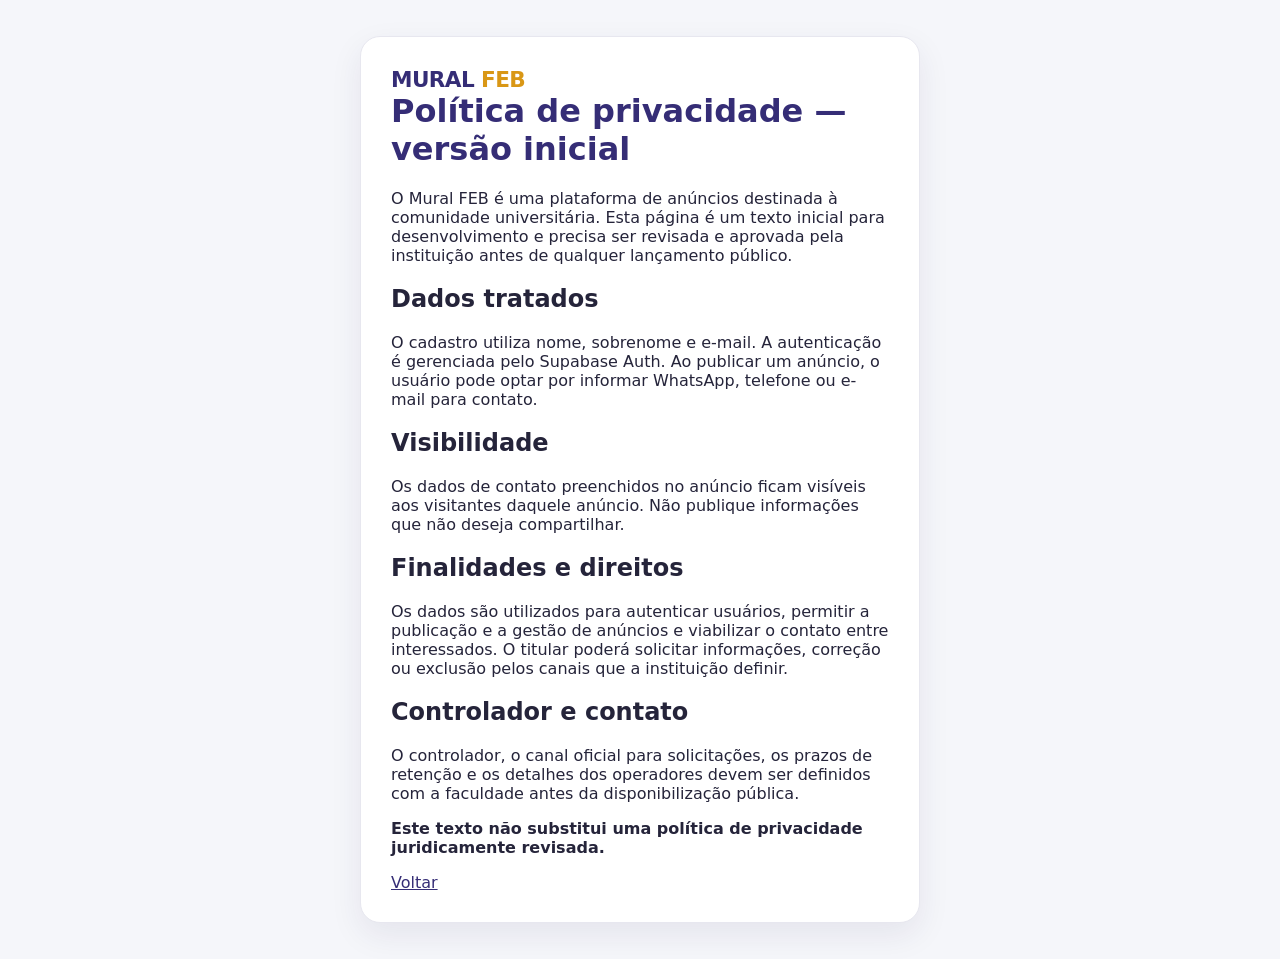
<file: frontend/privacidade.html>
<!doctype html><html lang="pt-BR"><head><meta charset="utf-8"><meta name="viewport" content="width=device-width,initial-scale=1"><title>Privacidade | Mural FEB</title><link rel="stylesheet" href="css/style.css"></head><body><main class="form-card"><div class="brand">MURAL <span>FEB</span></div><h1>Política de privacidade — versão inicial</h1><p>O Mural FEB é uma plataforma de anúncios destinada à comunidade universitária. Esta página é um texto inicial para desenvolvimento e precisa ser revisada e aprovada pela instituição antes de qualquer lançamento público.</p><h2>Dados tratados</h2><p>O cadastro utiliza nome, sobrenome e e-mail. A autenticação é gerenciada pelo Supabase Auth. Ao publicar um anúncio, o usuário pode optar por informar WhatsApp, telefone ou e-mail para contato.</p><h2>Visibilidade</h2><p>Os dados de contato preenchidos no anúncio ficam visíveis aos visitantes daquele anúncio. Não publique informações que não deseja compartilhar.</p><h2>Finalidades e direitos</h2><p>Os dados são utilizados para autenticar usuários, permitir a publicação e a gestão de anúncios e viabilizar o contato entre interessados. O titular poderá solicitar informações, correção ou exclusão pelos canais que a instituição definir.</p><h2>Controlador e contato</h2><p>O controlador, o canal oficial para solicitações, os prazos de retenção e os detalhes dos operadores devem ser definidos com a faculdade antes da disponibilização pública.</p><p><strong>Este texto não substitui uma política de privacidade juridicamente revisada.</strong></p><a href="cadastro.html">Voltar</a></main></body></html>
</file>
<file: frontend/css/style.css>
:root {
  --gold: #d99715;
  --purple: #352d76;
  --bg: #f5f6fa;
  --surface: #ffffff;
  --text: #25243a;
  --muted: #77778b;
  --border: #e7e7ef;
  --danger: #c0392b;
  --shadow: 0 12px 32px rgba(35, 31, 75, .08);
}
[data-theme="dark"] {
  --bg: #171625;
  --surface: #222136;
  --text: #f4f2ff;
  --muted: #b7b4ca;
  --border: #39364f;
  --shadow: 0 12px 32px rgba(0,0,0,.2);
}
* { box-sizing: border-box; }
body { margin: 0; font-family: Inter, system-ui, Arial, sans-serif; background: var(--bg); color: var(--text); }
button, input, textarea, select { font: inherit; }
button { cursor: pointer; }
a { color: var(--purple); }
.topbar { height: 72px; background: var(--surface); border-bottom: 1px solid var(--border); display:flex; align-items:center; gap:18px; padding:0 24px; position:sticky; top:0; z-index:5; }
.brand { color:var(--purple); font-size:1.35rem; font-weight:900; letter-spacing:-.6px; white-space:nowrap; }
.brand span { color:var(--gold); }
.search { flex:1; max-width:680px; margin:auto; }
.search input, .field input, .field textarea, .field select { width:100%; border:1px solid var(--border); background:var(--surface); color:var(--text); border-radius:12px; padding:12px 14px; outline:none; }
.search input:focus, .field input:focus, .field textarea:focus, .field select:focus { border-color:var(--gold); box-shadow:0 0 0 3px #d9971522; }
.btn { border:0; border-radius:12px; padding:11px 16px; font-weight:700; background:var(--purple); color:#fff; }
.btn.gold { background:var(--gold); color:#211b3f; }
.btn.ghost { background:transparent; border:1px solid var(--border); color:var(--text); }
.btn.danger { background:var(--danger); }
.layout { display:grid; grid-template-columns:260px minmax(0,1fr); max-width:1440px; margin:24px auto; gap:24px; padding:0 20px; }
.sidebar { background:var(--surface); border:1px solid var(--border); border-radius:18px; padding:20px; height:calc(100vh - 120px); min-height:560px; position:sticky; top:96px; display:flex; flex-direction:column; }
.profile { padding-bottom:18px; border-bottom:1px solid var(--border); overflow-wrap:anywhere; }
.avatar { width:48px; height:48px; border-radius:15px; background:var(--purple); color:#fff; display:grid; place-items:center; font-weight:900; margin-bottom:12px; }
.profile strong { display:block; }
.profile small, .muted { color:var(--muted); }
.side-label { color:var(--muted); font-size:.72rem; text-transform:uppercase; letter-spacing:1px; margin:20px 0 8px; }
.nav-btn { width:100%; text-align:left; border:0; background:transparent; color:var(--text); padding:11px 12px; border-radius:10px; margin:2px 0; }
.nav-btn:hover, .nav-btn.active { background:#d997151c; color:var(--purple); font-weight:800; }
.sidebar-bottom { margin-top:auto; border-top:1px solid var(--border); padding-top:12px; }
.content { min-width:0; }
.content-head { display:flex; justify-content:space-between; align-items:center; margin:4px 0 18px; gap:12px; }
.content-head h1 { margin:0; font-size:1.6rem; }
.feed { display:grid; grid-template-columns:repeat(2,minmax(0,1fr)); gap:16px; }
.ad-card { background:var(--surface); border:1px solid var(--border); border-radius:18px; padding:18px; box-shadow:var(--shadow); position:relative; min-width:0; }
.ad-card h3 { margin:12px 32px 8px 0; font-size:1.08rem; }
.ad-card p { color:var(--muted); line-height:1.5; white-space:pre-wrap; overflow-wrap:anywhere; }
.pill { display:inline-flex; padding:5px 9px; border-radius:99px; background:#d9971520; color:#9a6500; font-size:.72rem; font-weight:800; }
.card-menu { position:absolute; right:12px; top:12px; border:0; background:transparent; color:var(--muted); font-size:1.4rem; }
.card-actions { display:flex; gap:8px; flex-wrap:wrap; margin-top:14px; }
.contact { color:var(--purple); text-decoration:none; background:#352d7610; padding:8px 10px; border-radius:9px; font-size:.83rem; font-weight:700; }
.contact:hover { background:#d9971530; }
.form-card { max-width:560px; margin:36px auto; background:var(--surface); border:1px solid var(--border); border-radius:20px; padding:30px; box-shadow:var(--shadow); }
.form-card h1 { margin-top:0; color:var(--purple); }
.field { margin:14px 0; }
.field label { display:block; font-size:.88rem; font-weight:700; margin-bottom:7px; }
.field textarea { min-height:120px; resize:vertical; }
.form-row { display:grid; grid-template-columns:1fr 1fr; gap:12px; }
.notice { padding:12px 14px; border-radius:10px; background:#d997151c; color:var(--text); margin:12px 0; }
.error { color:var(--danger); }
.empty { grid-column:1/-1; padding:50px 20px; text-align:center; background:var(--surface); border:1px dashed var(--border); border-radius:16px; color:var(--muted); }
.modal-backdrop { position:fixed; inset:0; background:#09081799; display:none; align-items:center; justify-content:center; padding:18px; z-index:20; }
.modal-backdrop.open { display:flex; }
.modal { background:var(--surface); border-radius:18px; padding:24px; width:min(560px,100%); max-height:90vh; overflow:auto; }
.modal-head { display:flex; justify-content:space-between; align-items:center; }
.toast { position:fixed; bottom:20px; right:20px; background:var(--purple); color:white; padding:13px 18px; border-radius:12px; z-index:30; box-shadow:var(--shadow); }
.hidden { display:none !important; }
.auth-wrap { min-height:100vh; display:grid; place-items:center; padding:20px; background:linear-gradient(135deg,#352d76 0%,#211d50 60%,#d99715 160%); }
.auth-box { width:min(460px,100%); background:var(--surface); border-radius:22px; padding:34px; box-shadow:0 25px 70px #0003; }
.auth-box .brand { display:block; margin-bottom:24px; }
.auth-box h1 { margin-bottom:6px; }
.auth-links { display:flex; justify-content:space-between; gap:12px; flex-wrap:wrap; margin-top:18px; font-size:.9rem; }
@media(max-width:900px) { .layout { grid-template-columns:1fr; } .sidebar { position:static; height:auto; min-height:0; } .sidebar-bottom { margin-top:12px; } .feed { grid-template-columns:1fr; } }
@media(max-width:600px) { .topbar { padding:0 12px; gap:9px; height:auto; min-height:66px; flex-wrap:wrap; padding-top:10px; padding-bottom:10px; } .brand { font-size:1.1rem; } .search { order:3; flex-basis:100%; max-width:none; } .topbar .btn { padding:9px 11px; font-size:.85rem; } .layout { padding:0 12px; margin:14px auto; gap:14px; } .form-card { padding:22px; } .form-row { grid-template-columns:1fr; } }
</file>
